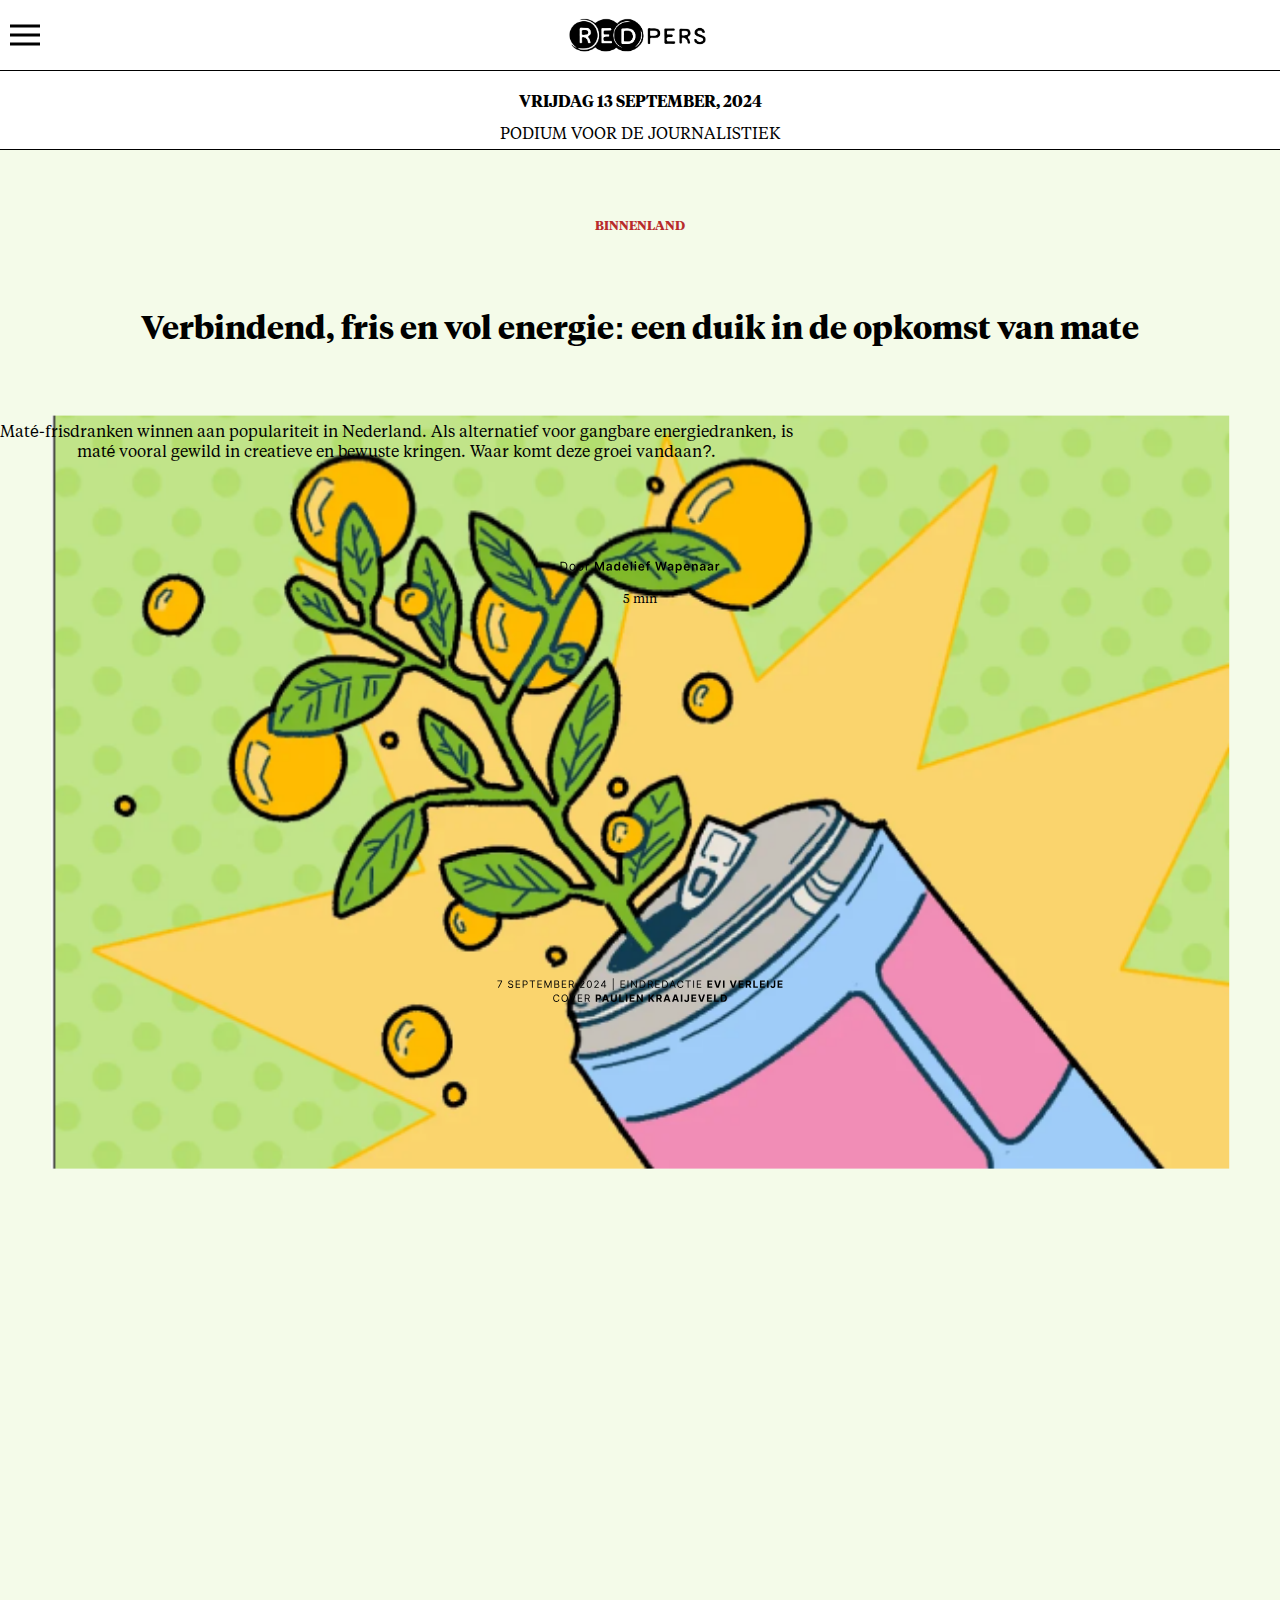
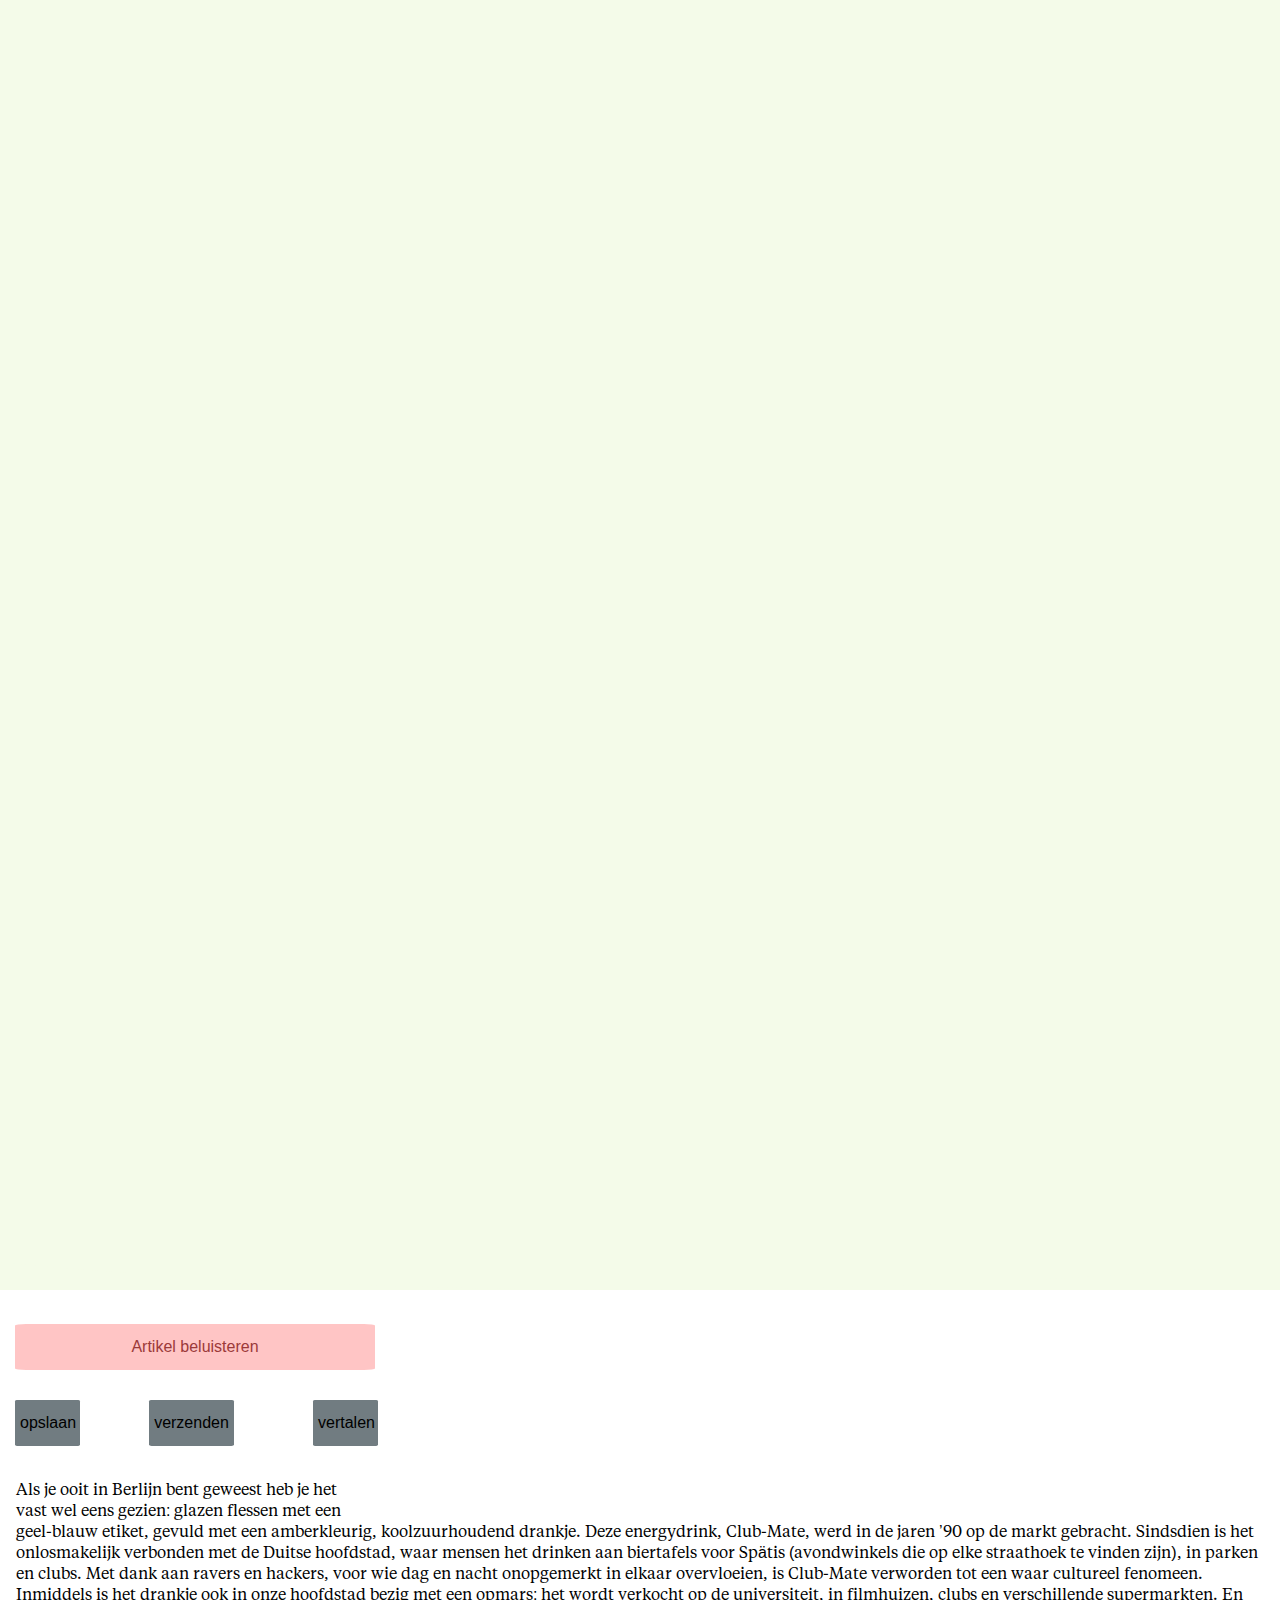
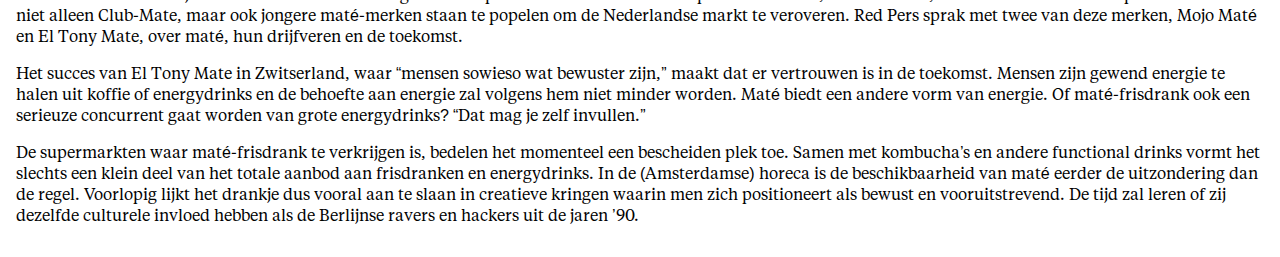
<file: index.html>
<!DOCTYPE html>
<html lang="nl">

<head>
    <meta charset="UTF-8">
    <meta name="viewport" content="width=device-width, initial-scale=1.0">
    <title>RedPers</title>
    <link href="style.css" rel="stylesheet">
</head>

<body>
    <header>
        <!--logo van RedPers-->
        <a href="index.html"><img src="images/Schermafbeelding 2024-10-03 234835.png" alt="Logo van RedPers"></a>

        <!--hamburger menu icoon-->
        <a href="#menu" class="menu-button" aria-label="toggle menu">
            <span></span>
            <span></span>
            <span></span>
        </a>
        <!--Het menu-->
        <nav class="menu" id="menu">
            <a href="index.html" id="menu-close" class="menu-close">
                <svg xmlns="http://www.w3.org/2000/svg" width="18" height="18" fill="none">
                    <path fill="#000" fill-rule="evenodd"
                        d="M.97 17.03a.75.75 0 0 1 0-1.06l15-15a.75.75 0 1 1 1.06 1.06l-15 15a.75.75 0 0 1-1.06 0Z"
                        clip-rule="evenodd" />
                    <path fill="#000" fill-rule="evenodd"
                        d="M.97.97a.75.75 0 0 1 1.06 0l15 15a.75.75 0 1 1-1.06 1.06l-15-15a.75.75 0 0 1 0-1.06Z"
                        clip-rule="evenodd" />
                </svg>
            </a>

            <!-- element als container omheen plaatsen. Die wil je de id #menu meegeven. En die is standaard display: none, maar bij #menu:target display: block-->
            <!--Dit kun je zien wanneer je de hamburger menu opent-->
            <ul>
                <li><a href="#">Binneland</a></li>
                <li><a href="#">Buitenland</a></li>
                <li><a href="#">Columns</a></li>
                <li><a href="#">Economie</a></li>
                <li><a href="#">Kunst & Media</a></li>
                <li><a href="#">Podcast</a></li>
                <li><a href="#">Politiek</a></li>
                <li><a href="#">Wetenschap</a></li>
                <!--Hierdoor kan je door de site te navigeren-->
            </ul>
        </nav>
    </header>

    <!--tekst onder het logo van RedPers zoals datums van artikel plaatsing en title dat bevind zich hier in de article-->
    <article class="published-date">
        <h4>VRIJDAG 13 SEPTEMBER, 2024</h4>
        <p>PODIUM VOOR DE JOURNALISTIEK</p>
    </article>



    <!--de main bevat het belangrijkste inhoudsgedeelte van de pagina-->
    <main id="main">
        <img src="data:image/svg+xml,%3Csvg width='390' height='835' viewBox='0 0 390 835' fill='none' xmlns='http://www.w3.org/2000/svg'%3E%3Cellipse cx='195' cy='403.5' rx='1000' ry='431.5' fill='%23F4FBE9'/%3E%3C/svg%3E%0A"
            alt="licht groene achtergrond afbeelding">
        <!--de img hierboven is de lichtgroene achtergrond die je terug kunt zien op de website-->

        <!--je kunt hierin zien waar het artikel over gaat en wie de schrijver is en hoelang het artikel duurt om te lezen-->
        <article>
            <strong>BINNENLAND</strong>
            <h1>Verbindend, fris en vol energie: een duik in de opkomst van mate</h1>
            <img class="bloemetje" src="images/bloemetje-rp.png" alt="Illustratie van mate-drankje">
            <p>Maté-frisdranken winnen aan populariteit in Nederland. Als alternatief voor gangbare energiedranken, is
                maté vooral gewild in creatieve en bewuste kringen. Waar komt deze groei vandaan?.</p>
            <svg width="159" height="13" viewBox="0 0 159 13" fill="none" xmlns="http://www.w3.org/2000/svg">
                <path
                    d="M2.69758 10H0.00439668V1.27273H2.8169C3.66349 1.27273 4.38792 1.44744 4.99019 1.79688C5.59246 2.14347 6.05411 2.64205 6.37514 3.29261C6.69616 3.94034 6.85667 4.71591 6.85667 5.61932C6.85667 6.52841 6.69474 7.31108 6.37087 7.96733C6.04701 8.62074 5.57542 9.12358 4.9561 9.47585C4.33678 9.82528 3.58394 10 2.69758 10ZM1.06121 9.0625H2.6294C3.35099 9.0625 3.949 8.9233 4.42343 8.64489C4.89786 8.36648 5.25156 7.97017 5.48451 7.45597C5.71746 6.94176 5.83394 6.32955 5.83394 5.61932C5.83394 4.91477 5.71889 4.30824 5.48877 3.79972C5.25866 3.28835 4.91491 2.89631 4.45752 2.62358C4.00014 2.34801 3.43053 2.21023 2.74871 2.21023H1.06121V9.0625ZM11.9921 10.1364C11.4012 10.1364 10.8827 9.99574 10.4367 9.71449C9.99354 9.43324 9.64695 9.03977 9.39695 8.53409C9.14979 8.02841 9.02621 7.4375 9.02621 6.76136C9.02621 6.07955 9.14979 5.48437 9.39695 4.97585C9.64695 4.46733 9.99354 4.07244 10.4367 3.79119C10.8827 3.50994 11.4012 3.36932 11.9921 3.36932C12.583 3.36932 13.1001 3.50994 13.5433 3.79119C13.9893 4.07244 14.3359 4.46733 14.583 4.97585C14.833 5.48437 14.958 6.07955 14.958 6.76136C14.958 7.4375 14.833 8.02841 14.583 8.53409C14.3359 9.03977 13.9893 9.43324 13.5433 9.71449C13.1001 9.99574 12.583 10.1364 11.9921 10.1364ZM11.9921 9.23295C12.441 9.23295 12.8103 9.1179 13.1001 8.88778C13.3899 8.65767 13.6043 8.35511 13.7435 7.98011C13.8827 7.60511 13.9524 7.19886 13.9524 6.76136C13.9524 6.32386 13.8827 5.91619 13.7435 5.53835C13.6043 5.16051 13.3899 4.85511 13.1001 4.62216C12.8103 4.3892 12.441 4.27273 11.9921 4.27273C11.5433 4.27273 11.1739 4.3892 10.8842 4.62216C10.5944 4.85511 10.3799 5.16051 10.2407 5.53835C10.1015 5.91619 10.0319 6.32386 10.0319 6.76136C10.0319 7.19886 10.1015 7.60511 10.2407 7.98011C10.3799 8.35511 10.5944 8.65767 10.8842 8.88778C11.1739 9.1179 11.5433 9.23295 11.9921 9.23295ZM19.9923 10.1364C19.4014 10.1364 18.8829 9.99574 18.4369 9.71449C17.9937 9.43324 17.6471 9.03977 17.3971 8.53409C17.15 8.02841 17.0264 7.4375 17.0264 6.76136C17.0264 6.07955 17.15 5.48437 17.3971 4.97585C17.6471 4.46733 17.9937 4.07244 18.4369 3.79119C18.8829 3.50994 19.4014 3.36932 19.9923 3.36932C20.5832 3.36932 21.1002 3.50994 21.5434 3.79119C21.9894 4.07244 22.336 4.46733 22.5832 4.97585C22.8332 5.48437 22.9582 6.07955 22.9582 6.76136C22.9582 7.4375 22.8332 8.02841 22.5832 8.53409C22.336 9.03977 21.9894 9.43324 21.5434 9.71449C21.1002 9.99574 20.5832 10.1364 19.9923 10.1364ZM19.9923 9.23295C20.4411 9.23295 20.8105 9.1179 21.1002 8.88778C21.39 8.65767 21.6045 8.35511 21.7437 7.98011C21.8829 7.60511 21.9525 7.19886 21.9525 6.76136C21.9525 6.32386 21.8829 5.91619 21.7437 5.53835C21.6045 5.16051 21.39 4.85511 21.1002 4.62216C20.8105 4.3892 20.4411 4.27273 19.9923 4.27273C19.5434 4.27273 19.1741 4.3892 18.8843 4.62216C18.5946 4.85511 18.3801 5.16051 18.2409 5.53835C18.1017 5.91619 18.0321 6.32386 18.0321 6.76136C18.0321 7.19886 18.1017 7.60511 18.2409 7.98011C18.3801 8.35511 18.5946 8.65767 18.8843 8.88778C19.1741 9.1179 19.5434 9.23295 19.9923 9.23295ZM25.3333 10V3.45455H26.3049V4.44318H26.3731C26.4924 4.11932 26.7083 3.85653 27.0208 3.65483C27.3333 3.45312 27.6856 3.35227 28.0777 3.35227C28.1515 3.35227 28.2439 3.35369 28.3547 3.35653C28.4654 3.35937 28.5493 3.36364 28.6061 3.36932V4.39205C28.572 4.38352 28.4939 4.37074 28.3717 4.35369C28.2524 4.33381 28.126 4.32386 27.9924 4.32386C27.6743 4.32386 27.3902 4.39062 27.1402 4.52415C26.893 4.65483 26.697 4.83665 26.5521 5.0696C26.4101 5.29972 26.339 5.5625 26.339 5.85795V10H25.3333ZM34.3951 1.27273H36.3298L38.9207 7.59659H39.0229L41.6138 1.27273H43.5485V10H42.0315V4.00426H41.9505L39.5386 9.97443H38.405L35.9931 3.99148H35.9121V10H34.3951V1.27273ZM47.9254 10.1321C47.5107 10.1321 47.1371 10.0582 46.8047 9.91051C46.4752 9.75994 46.2138 9.53835 46.0206 9.24574C45.8303 8.95312 45.7351 8.59233 45.7351 8.16335C45.7351 7.79403 45.8033 7.48864 45.9396 7.24716C46.076 7.00568 46.2621 6.8125 46.4979 6.66761C46.7337 6.52273 46.9993 6.41335 47.2948 6.33949C47.593 6.26278 47.9013 6.20739 48.2195 6.1733C48.603 6.13352 48.9141 6.09801 49.1527 6.06676C49.3913 6.03267 49.5646 5.98153 49.6726 5.91335C49.7834 5.84233 49.8388 5.73295 49.8388 5.58523V5.55966C49.8388 5.23864 49.7436 4.99006 49.5533 4.81392C49.3629 4.63778 49.0888 4.54972 48.7308 4.54972C48.353 4.54972 48.0533 4.6321 47.8317 4.79688C47.6129 4.96165 47.4652 5.15625 47.3885 5.38068L45.9482 5.17614C46.0618 4.77841 46.2493 4.44602 46.5107 4.17898C46.772 3.90909 47.0916 3.70739 47.4695 3.57386C47.8473 3.4375 48.2649 3.36932 48.7223 3.36932C49.0377 3.36932 49.3516 3.40625 49.6641 3.48011C49.9766 3.55398 50.2621 3.67614 50.5206 3.84659C50.7791 4.0142 50.9865 4.2429 51.1428 4.53267C51.3019 4.82244 51.3814 5.18466 51.3814 5.61932V10H49.8984V9.10085H49.8473C49.7536 9.28267 49.6215 9.45312 49.451 9.61222C49.2834 9.76847 49.0717 9.89489 48.8161 9.99148C48.5632 10.0852 48.2663 10.1321 47.9254 10.1321ZM48.326 8.99858C48.6357 8.99858 48.9041 8.9375 49.1314 8.81534C49.3587 8.69034 49.5334 8.52557 49.6555 8.32102C49.7805 8.11648 49.843 7.89347 49.843 7.65199V6.88068C49.7948 6.92045 49.7124 6.95739 49.5959 6.99148C49.4823 7.02557 49.3544 7.0554 49.2124 7.08097C49.0703 7.10653 48.9297 7.12926 48.7905 7.14915C48.6513 7.16903 48.5305 7.18608 48.4283 7.20028C48.1982 7.23153 47.9922 7.28267 47.8104 7.35369C47.6286 7.42472 47.4851 7.52415 47.38 7.65199C47.2749 7.77699 47.2223 7.93892 47.2223 8.13778C47.2223 8.42188 47.326 8.63636 47.5334 8.78125C47.7408 8.92614 48.005 8.99858 48.326 8.99858ZM56.2015 10.1151C55.6873 10.1151 55.2271 9.98295 54.8208 9.71875C54.4146 9.45455 54.0936 9.07102 53.8578 8.56818C53.622 8.06534 53.5041 7.45455 53.5041 6.7358C53.5041 6.00852 53.6234 5.39489 53.862 4.89489C54.1035 4.39205 54.4288 4.01278 54.8379 3.7571C55.247 3.49858 55.7029 3.36932 56.2058 3.36932C56.5893 3.36932 56.9046 3.43466 57.1518 3.56534C57.399 3.69318 57.595 3.84801 57.7399 4.02983C57.8848 4.20881 57.997 4.37784 58.0765 4.53693H58.1404V1.27273H59.6873V10H58.1703V8.96875H58.0765C57.997 9.12784 57.8819 9.29687 57.7313 9.47585C57.5808 9.65199 57.3819 9.80256 57.1348 9.92756C56.8876 10.0526 56.5765 10.1151 56.2015 10.1151ZM56.6319 8.84943C56.9586 8.84943 57.237 8.76136 57.4671 8.58523C57.6973 8.40625 57.872 8.15767 57.9913 7.83949C58.1106 7.52131 58.1703 7.15057 58.1703 6.72727C58.1703 6.30398 58.1106 5.93608 57.9913 5.62358C57.8748 5.31108 57.7015 5.06818 57.4714 4.89489C57.2441 4.72159 56.9643 4.63494 56.6319 4.63494C56.2882 4.63494 56.0012 4.72443 55.7711 4.90341C55.541 5.08239 55.3677 5.32955 55.2512 5.64489C55.1348 5.96023 55.0765 6.32102 55.0765 6.72727C55.0765 7.13636 55.1348 7.50142 55.2512 7.82244C55.3705 8.14062 55.5453 8.39205 55.7754 8.5767C56.0083 8.75852 56.2938 8.84943 56.6319 8.84943ZM65.0689 10.1278C64.4126 10.1278 63.8458 9.99148 63.3686 9.71875C62.8941 9.44318 62.5291 9.05398 62.2734 8.55114C62.0177 8.04545 61.8899 7.45028 61.8899 6.76562C61.8899 6.09233 62.0177 5.50142 62.2734 4.9929C62.5319 4.48153 62.8927 4.08381 63.3558 3.79972C63.8189 3.51278 64.3629 3.36932 64.9879 3.36932C65.3913 3.36932 65.772 3.43466 66.1299 3.56534C66.4907 3.69318 66.8089 3.89205 67.0845 4.16193C67.3629 4.43182 67.5816 4.77557 67.7407 5.19318C67.8998 5.60795 67.9794 6.10227 67.9794 6.67614V7.14915H62.6143V6.10938H66.5007C66.4978 5.81392 66.4339 5.55114 66.3089 5.32102C66.1839 5.08807 66.0092 4.90483 65.7848 4.77131C65.5632 4.63778 65.3047 4.57102 65.0092 4.57102C64.6939 4.57102 64.4169 4.64773 64.1782 4.80114C63.9396 4.9517 63.7535 5.15057 63.62 5.39773C63.4893 5.64205 63.4226 5.91051 63.4197 6.20312V7.1108C63.4197 7.49148 63.4893 7.81818 63.6285 8.09091C63.7677 8.3608 63.9623 8.56818 64.2123 8.71307C64.4623 8.85511 64.7549 8.92614 65.0902 8.92614C65.3146 8.92614 65.5177 8.89489 65.6995 8.83239C65.8814 8.76705 66.039 8.67188 66.1726 8.54688C66.3061 8.42188 66.4069 8.26705 66.4751 8.08239L67.9154 8.24432C67.8245 8.625 67.6512 8.95739 67.3956 9.24148C67.1427 9.52273 66.8189 9.74148 66.424 9.89773C66.0291 10.0511 65.5774 10.1278 65.0689 10.1278ZM71.667 1.27273V10H70.1244V1.27273H71.667ZM74.0933 10V3.45455H75.6359V10H74.0933ZM74.8689 2.52557C74.6246 2.52557 74.4143 2.4446 74.2382 2.28267C74.0621 2.1179 73.974 1.92045 73.974 1.69034C73.974 1.45739 74.0621 1.25994 74.2382 1.09801C74.4143 0.933238 74.6246 0.850852 74.8689 0.850852C75.116 0.850852 75.3263 0.933238 75.4996 1.09801C75.6757 1.25994 75.7638 1.45739 75.7638 1.69034C75.7638 1.92045 75.6757 2.1179 75.4996 2.28267C75.3263 2.4446 75.116 2.52557 74.8689 2.52557ZM80.9599 10.1278C80.3037 10.1278 79.7369 9.99148 79.2597 9.71875C78.7852 9.44318 78.4202 9.05398 78.1645 8.55114C77.9088 8.04545 77.781 7.45028 77.781 6.76562C77.781 6.09233 77.9088 5.50142 78.1645 4.9929C78.423 4.48153 78.7838 4.08381 79.2469 3.79972C79.7099 3.51278 80.254 3.36932 80.879 3.36932C81.2824 3.36932 81.6631 3.43466 82.021 3.56534C82.3818 3.69318 82.7 3.89205 82.9756 4.16193C83.254 4.43182 83.4727 4.77557 83.6318 5.19318C83.7909 5.60795 83.8705 6.10227 83.8705 6.67614V7.14915H78.5054V6.10938H82.3918C82.3889 5.81392 82.325 5.55114 82.2 5.32102C82.075 5.08807 81.9003 4.90483 81.6759 4.77131C81.4543 4.63778 81.1957 4.57102 80.9003 4.57102C80.5849 4.57102 80.308 4.64773 80.0693 4.80114C79.8307 4.9517 79.6446 5.15057 79.5111 5.39773C79.3804 5.64205 79.3136 5.91051 79.3108 6.20312V7.1108C79.3108 7.49148 79.3804 7.81818 79.5196 8.09091C79.6588 8.3608 79.8534 8.56818 80.1034 8.71307C80.3534 8.85511 80.646 8.92614 80.9813 8.92614C81.2057 8.92614 81.4088 8.89489 81.5906 8.83239C81.7724 8.76705 81.9301 8.67188 82.0636 8.54688C82.1972 8.42188 82.298 8.26705 82.3662 8.08239L83.8065 8.24432C83.7156 8.625 83.5423 8.95739 83.2867 9.24148C83.0338 9.52273 82.7099 9.74148 82.3151 9.89773C81.9202 10.0511 81.4685 10.1278 80.9599 10.1278ZM89.3308 3.45455V4.64773H85.4615V3.45455H89.3308ZM86.4289 10V2.83665C86.4289 2.39631 86.5198 2.02983 86.7016 1.73722C86.8862 1.4446 87.1334 1.22585 87.4431 1.08097C87.7527 0.936079 88.0965 0.863636 88.4743 0.863636C88.7414 0.863636 88.9786 0.884943 89.186 0.927557C89.3933 0.97017 89.5468 1.00852 89.6462 1.04261L89.3394 2.2358C89.274 2.21591 89.1916 2.19602 89.0922 2.17614C88.9928 2.15341 88.882 2.14205 88.7598 2.14205C88.4729 2.14205 88.2698 2.21165 88.1504 2.35085C88.034 2.48722 87.9757 2.68324 87.9757 2.93892V10H86.4289ZM97.1003 10L94.6373 1.27273H96.3376L97.91 7.68608H97.991L99.6699 1.27273H101.217L102.9 7.69034H102.977L104.549 1.27273H106.249L103.786 10H102.227L100.48 3.87642H100.411L98.66 10H97.1003ZM109.333 10.1321C108.918 10.1321 108.545 10.0582 108.212 9.91051C107.883 9.75994 107.621 9.53835 107.428 9.24574C107.238 8.95312 107.143 8.59233 107.143 8.16335C107.143 7.79403 107.211 7.48864 107.347 7.24716C107.484 7.00568 107.67 6.8125 107.906 6.66761C108.141 6.52273 108.407 6.41335 108.702 6.33949C109.001 6.26278 109.309 6.20739 109.627 6.1733C110.011 6.13352 110.322 6.09801 110.56 6.06676C110.799 6.03267 110.972 5.98153 111.08 5.91335C111.191 5.84233 111.246 5.73295 111.246 5.58523V5.55966C111.246 5.23864 111.151 4.99006 110.961 4.81392C110.771 4.63778 110.496 4.54972 110.138 4.54972C109.761 4.54972 109.461 4.6321 109.239 4.79688C109.021 4.96165 108.873 5.15625 108.796 5.38068L107.356 5.17614C107.469 4.77841 107.657 4.44602 107.918 4.17898C108.18 3.90909 108.499 3.70739 108.877 3.57386C109.255 3.4375 109.673 3.36932 110.13 3.36932C110.445 3.36932 110.759 3.40625 111.072 3.48011C111.384 3.55398 111.67 3.67614 111.928 3.84659C112.187 4.0142 112.394 4.2429 112.55 4.53267C112.71 4.82244 112.789 5.18466 112.789 5.61932V10H111.306V9.10085H111.255C111.161 9.28267 111.029 9.45312 110.859 9.61222C110.691 9.76847 110.479 9.89489 110.224 9.99148C109.971 10.0852 109.674 10.1321 109.333 10.1321ZM109.734 8.99858C110.043 8.99858 110.312 8.9375 110.539 8.81534C110.766 8.69034 110.941 8.52557 111.063 8.32102C111.188 8.11648 111.251 7.89347 111.251 7.65199V6.88068C111.202 6.92045 111.12 6.95739 111.004 6.99148C110.89 7.02557 110.762 7.0554 110.62 7.08097C110.478 7.10653 110.337 7.12926 110.198 7.14915C110.059 7.16903 109.938 7.18608 109.836 7.20028C109.606 7.23153 109.4 7.28267 109.218 7.35369C109.036 7.42472 108.893 7.52415 108.788 7.65199C108.683 7.77699 108.63 7.93892 108.63 8.13778C108.63 8.42188 108.734 8.63636 108.941 8.78125C109.148 8.92614 109.413 8.99858 109.734 8.99858ZM115.18 12.4545V3.45455H116.697V4.53693H116.787C116.866 4.37784 116.978 4.20881 117.123 4.02983C117.268 3.84801 117.464 3.69318 117.711 3.56534C117.959 3.43466 118.274 3.36932 118.657 3.36932C119.163 3.36932 119.619 3.49858 120.025 3.7571C120.434 4.01278 120.758 4.39205 120.997 4.89489C121.238 5.39489 121.359 6.00852 121.359 6.7358C121.359 7.45455 121.241 8.06534 121.005 8.56818C120.77 9.07102 120.449 9.45455 120.042 9.71875C119.636 9.98295 119.176 10.1151 118.662 10.1151C118.287 10.1151 117.976 10.0526 117.728 9.92756C117.481 9.80256 117.282 9.65199 117.132 9.47585C116.984 9.29687 116.869 9.12784 116.787 8.96875H116.723V12.4545H115.18ZM116.693 6.72727C116.693 7.15057 116.753 7.52131 116.872 7.83949C116.994 8.15767 117.169 8.40625 117.396 8.58523C117.626 8.76136 117.905 8.84943 118.231 8.84943C118.572 8.84943 118.858 8.75852 119.088 8.5767C119.318 8.39205 119.491 8.14062 119.608 7.82244C119.727 7.50142 119.787 7.13636 119.787 6.72727C119.787 6.32102 119.728 5.96023 119.612 5.64489C119.496 5.32955 119.322 5.08239 119.092 4.90341C118.862 4.72443 118.575 4.63494 118.231 4.63494C117.902 4.63494 117.622 4.72159 117.392 4.89489C117.162 5.06818 116.987 5.31108 116.868 5.62358C116.751 5.93608 116.693 6.30398 116.693 6.72727ZM126.418 10.1278C125.762 10.1278 125.195 9.99148 124.718 9.71875C124.243 9.44318 123.878 9.05398 123.622 8.55114C123.367 8.04545 123.239 7.45028 123.239 6.76562C123.239 6.09233 123.367 5.50142 123.622 4.9929C123.881 4.48153 124.242 4.08381 124.705 3.79972C125.168 3.51278 125.712 3.36932 126.337 3.36932C126.74 3.36932 127.121 3.43466 127.479 3.56534C127.84 3.69318 128.158 3.89205 128.434 4.16193C128.712 4.43182 128.931 4.77557 129.09 5.19318C129.249 5.60795 129.328 6.10227 129.328 6.67614V7.14915H123.963V6.10938H127.85C127.847 5.81392 127.783 5.55114 127.658 5.32102C127.533 5.08807 127.358 4.90483 127.134 4.77131C126.912 4.63778 126.654 4.57102 126.358 4.57102C126.043 4.57102 125.766 4.64773 125.527 4.80114C125.289 4.9517 125.103 5.15057 124.969 5.39773C124.838 5.64205 124.772 5.91051 124.769 6.20312V7.1108C124.769 7.49148 124.838 7.81818 124.978 8.09091C125.117 8.3608 125.311 8.56818 125.561 8.71307C125.811 8.85511 126.104 8.92614 126.439 8.92614C126.664 8.92614 126.867 8.89489 127.049 8.83239C127.23 8.76705 127.388 8.67188 127.522 8.54688C127.655 8.42188 127.756 8.26705 127.824 8.08239L129.265 8.24432C129.174 8.625 129 8.95739 128.745 9.24148C128.492 9.52273 128.168 9.74148 127.773 9.89773C127.378 10.0511 126.926 10.1278 126.418 10.1278ZM133.016 6.16477V10H131.473V3.45455H132.948V4.56676H133.025C133.175 4.20028 133.415 3.90909 133.745 3.69318C134.077 3.47727 134.488 3.36932 134.976 3.36932C135.428 3.36932 135.821 3.46591 136.157 3.65909C136.495 3.85227 136.756 4.1321 136.941 4.49858C137.128 4.86506 137.221 5.30966 137.218 5.83239V10H135.675V6.07102C135.675 5.63352 135.562 5.29119 135.334 5.04403C135.11 4.79687 134.799 4.6733 134.401 4.6733C134.131 4.6733 133.891 4.73295 133.681 4.85227C133.473 4.96875 133.31 5.13778 133.191 5.35938C133.074 5.58097 133.016 5.84943 133.016 6.16477ZM141.51 10.1321C141.095 10.1321 140.721 10.0582 140.389 9.91051C140.059 9.75994 139.798 9.53835 139.605 9.24574C139.414 8.95312 139.319 8.59233 139.319 8.16335C139.319 7.79403 139.387 7.48864 139.524 7.24716C139.66 7.00568 139.846 6.8125 140.082 6.66761C140.318 6.52273 140.583 6.41335 140.879 6.33949C141.177 6.26278 141.485 6.20739 141.804 6.1733C142.187 6.13352 142.498 6.09801 142.737 6.06676C142.975 6.03267 143.149 5.98153 143.257 5.91335C143.367 5.84233 143.423 5.73295 143.423 5.58523V5.55966C143.423 5.23864 143.328 4.99006 143.137 4.81392C142.947 4.63778 142.673 4.54972 142.315 4.54972C141.937 4.54972 141.637 4.6321 141.416 4.79688C141.197 4.96165 141.049 5.15625 140.973 5.38068L139.532 5.17614C139.646 4.77841 139.833 4.44602 140.095 4.17898C140.356 3.90909 140.676 3.70739 141.054 3.57386C141.431 3.4375 141.849 3.36932 142.306 3.36932C142.622 3.36932 142.936 3.40625 143.248 3.48011C143.561 3.55398 143.846 3.67614 144.105 3.84659C144.363 4.0142 144.571 4.2429 144.727 4.53267C144.886 4.82244 144.965 5.18466 144.965 5.61932V10H143.483V9.10085H143.431C143.338 9.28267 143.206 9.45312 143.035 9.61222C142.867 9.76847 142.656 9.89489 142.4 9.99148C142.147 10.0852 141.85 10.1321 141.51 10.1321ZM141.91 8.99858C142.22 8.99858 142.488 8.9375 142.715 8.81534C142.943 8.69034 143.117 8.52557 143.24 8.32102C143.365 8.11648 143.427 7.89347 143.427 7.65199V6.88068C143.379 6.92045 143.296 6.95739 143.18 6.99148C143.066 7.02557 142.938 7.0554 142.796 7.08097C142.654 7.10653 142.514 7.12926 142.375 7.14915C142.235 7.16903 142.115 7.18608 142.012 7.20028C141.782 7.23153 141.576 7.28267 141.394 7.35369C141.213 7.42472 141.069 7.52415 140.964 7.65199C140.859 7.77699 140.806 7.93892 140.806 8.13778C140.806 8.42188 140.91 8.63636 141.117 8.78125C141.325 8.92614 141.589 8.99858 141.91 8.99858ZM149.24 10.1321C148.825 10.1321 148.452 10.0582 148.119 9.91051C147.79 9.75994 147.528 9.53835 147.335 9.24574C147.145 8.95312 147.05 8.59233 147.05 8.16335C147.05 7.79403 147.118 7.48864 147.254 7.24716C147.391 7.00568 147.577 6.8125 147.813 6.66761C148.048 6.52273 148.314 6.41335 148.609 6.33949C148.908 6.26278 149.216 6.20739 149.534 6.1733C149.918 6.13352 150.229 6.09801 150.467 6.06676C150.706 6.03267 150.879 5.98153 150.987 5.91335C151.098 5.84233 151.153 5.73295 151.153 5.58523V5.55966C151.153 5.23864 151.058 4.99006 150.868 4.81392C150.678 4.63778 150.403 4.54972 150.046 4.54972C149.668 4.54972 149.368 4.6321 149.146 4.79688C148.928 4.96165 148.78 5.15625 148.703 5.38068L147.263 5.17614C147.376 4.77841 147.564 4.44602 147.825 4.17898C148.087 3.90909 148.406 3.70739 148.784 3.57386C149.162 3.4375 149.58 3.36932 150.037 3.36932C150.352 3.36932 150.666 3.40625 150.979 3.48011C151.291 3.55398 151.577 3.67614 151.835 3.84659C152.094 4.0142 152.301 4.2429 152.457 4.53267C152.617 4.82244 152.696 5.18466 152.696 5.61932V10H151.213V9.10085H151.162C151.068 9.28267 150.936 9.45312 150.766 9.61222C150.598 9.76847 150.386 9.89489 150.131 9.99148C149.878 10.0852 149.581 10.1321 149.24 10.1321ZM149.641 8.99858C149.95 8.99858 150.219 8.9375 150.446 8.81534C150.673 8.69034 150.848 8.52557 150.97 8.32102C151.095 8.11648 151.158 7.89347 151.158 7.65199V6.88068C151.109 6.92045 151.027 6.95739 150.911 6.99148C150.797 7.02557 150.669 7.0554 150.527 7.08097C150.385 7.10653 150.244 7.12926 150.105 7.14915C149.966 7.16903 149.845 7.18608 149.743 7.20028C149.513 7.23153 149.307 7.28267 149.125 7.35369C148.943 7.42472 148.8 7.52415 148.695 7.65199C148.59 7.77699 148.537 7.93892 148.537 8.13778C148.537 8.42188 148.641 8.63636 148.848 8.78125C149.055 8.92614 149.32 8.99858 149.641 8.99858ZM155.087 10V3.45455H156.583V4.54545H156.651C156.77 4.16761 156.975 3.87642 157.265 3.67188C157.557 3.46449 157.891 3.3608 158.266 3.3608C158.351 3.3608 158.447 3.36506 158.552 3.37358C158.66 3.37926 158.749 3.3892 158.82 3.40341V4.82244C158.755 4.79972 158.651 4.77983 158.509 4.76278C158.37 4.7429 158.235 4.73295 158.104 4.73295C157.823 4.73295 157.57 4.79403 157.346 4.91619C157.124 5.03551 156.949 5.2017 156.822 5.41477C156.694 5.62784 156.63 5.87358 156.63 6.15199V10H155.087Z"
                    fill="black" />
            </svg>
            <p id="tijd">5 min</p>
            <svg class="gegevens" src="svg width=" 286" height="24" viewBox="0 0 286 24" fill="none"
                xmlns="http://www.w3.org/2000/svg">
                <path
                    d="M0.912731 9.83337L4.16557 3.39871V3.3419H0.415572V2.56065H5.07466V3.38451L1.83603 9.83337H0.912731ZM15.316 4.37883C15.2733 4.01898 15.1005 3.73962 14.7975 3.54076C14.4945 3.3419 14.1228 3.24246 13.6824 3.24246C13.3605 3.24246 13.0787 3.29455 12.8373 3.39871C12.5982 3.50288 12.4111 3.64611 12.2762 3.8284C12.1436 4.01069 12.0773 4.21784 12.0773 4.44985C12.0773 4.64398 12.1235 4.81088 12.2158 4.95056C12.3105 5.08787 12.4313 5.20269 12.578 5.29502C12.7248 5.38498 12.8787 5.45956 13.0397 5.51874C13.2007 5.57556 13.3486 5.62173 13.4836 5.65724L14.2222 5.8561C14.4116 5.90582 14.6223 5.97447 14.8543 6.06207C15.0887 6.14966 15.3124 6.26922 15.5255 6.42073C15.7409 6.56988 15.9185 6.76164 16.0582 6.99602C16.1978 7.23039 16.2677 7.51803 16.2677 7.85894C16.2677 8.25193 16.1647 8.60705 15.9587 8.92428C15.7551 9.24152 15.4568 9.49365 15.0638 9.68068C14.6732 9.8677 14.1985 9.96121 13.6398 9.96121C13.119 9.96121 12.668 9.87717 12.2868 9.70908C11.9081 9.541 11.6098 9.30662 11.392 9.00596C11.1765 8.7053 11.0546 8.3561 11.0262 7.95837H11.9353C11.959 8.233 12.0513 8.46027 12.2123 8.64019C12.3756 8.81775 12.5816 8.95032 12.8302 9.03792C13.0811 9.12315 13.351 9.16576 13.6398 9.16576C13.976 9.16576 14.2778 9.11131 14.5454 9.00241C14.8129 8.89114 15.0248 8.73726 15.181 8.54076C15.3373 8.3419 15.4154 8.10989 15.4154 7.84474C15.4154 7.60326 15.3479 7.40676 15.213 7.25525C15.078 7.10373 14.9005 6.98063 14.6803 6.88593C14.4601 6.79123 14.2222 6.70837 13.9665 6.63735L13.0716 6.38167C12.5035 6.21832 12.0537 5.98513 11.7222 5.6821C11.3908 5.37907 11.2251 4.98252 11.2251 4.49246C11.2251 4.08527 11.3351 3.73015 11.5553 3.42712C11.7778 3.12173 12.0761 2.88498 12.4502 2.7169C12.8266 2.54644 13.2468 2.46121 13.7108 2.46121C14.1796 2.46121 14.5963 2.54526 14.9608 2.71335C15.3254 2.87906 15.6143 3.10634 15.8273 3.39516C16.0428 3.68399 16.1564 4.01188 16.1682 4.37883H15.316ZM18.7156 9.83337V2.56065H23.1048V3.3419H19.5963V5.79928H22.8776V6.58053H19.5963V9.05212H23.1617V9.83337H18.7156ZM25.6922 9.83337V2.56065H28.1496C28.7201 2.56065 29.1865 2.66363 29.5487 2.8696C29.9133 3.07319 30.1832 3.349 30.3584 3.69701C30.5336 4.04502 30.6212 4.43328 30.6212 4.86178C30.6212 5.29029 30.5336 5.67973 30.3584 6.03011C30.1856 6.38049 29.9181 6.65984 29.5558 6.86817C29.1936 7.07414 28.7296 7.17712 28.1638 7.17712H26.4024V6.39587H28.1354C28.526 6.39587 28.8397 6.3284 29.0764 6.19346C29.3132 6.05852 29.4848 5.87622 29.5914 5.64658C29.7003 5.41458 29.7547 5.15298 29.7547 4.86178C29.7547 4.57059 29.7003 4.31017 29.5914 4.08053C29.4848 3.85089 29.312 3.67097 29.0729 3.54076C28.8338 3.40818 28.5165 3.3419 28.1212 3.3419H26.5729V9.83337H25.6922ZM32.6421 3.3419V2.56065H38.0967V3.3419H35.8097V9.83337H34.9291V3.3419H32.6421ZM40.4559 9.83337V2.56065H44.8451V3.3419H41.3366V5.79928H44.6178V6.58053H41.3366V9.05212H44.9019V9.83337H40.4559ZM47.4324 2.56065H48.4836L50.9552 8.59758H51.0404L53.512 2.56065H54.5631V9.83337H53.7393V4.30781H53.6682L51.3955 9.83337H50.6001L48.3273 4.30781H48.2563V9.83337H47.4324V2.56065ZM57.3289 9.83337V2.56065H59.8715C60.3782 2.56065 60.796 2.64824 61.1251 2.82343C61.4542 2.99625 61.6992 3.22944 61.8602 3.523C62.0212 3.8142 62.1017 4.13735 62.1017 4.49246C62.1017 4.80496 62.046 5.06301 61.9347 5.26661C61.8258 5.47021 61.6814 5.6312 61.5015 5.74957C61.324 5.86794 61.131 5.95553 60.9227 6.01235V6.08337C61.1452 6.09758 61.3689 6.1757 61.5938 6.31775C61.8187 6.45979 62.007 6.66339 62.1585 6.92854C62.31 7.1937 62.3857 7.51803 62.3857 7.90156C62.3857 8.26614 62.3029 8.59403 62.1372 8.88522C61.9714 9.17641 61.7098 9.40724 61.3524 9.57769C60.9949 9.74815 60.5297 9.83337 59.9568 9.83337H57.3289ZM58.2096 9.05212H59.9568C60.532 9.05212 60.9404 8.94086 61.1819 8.71832C61.4258 8.49341 61.5477 8.22116 61.5477 7.90156C61.5477 7.65534 61.4849 7.42807 61.3595 7.21974C61.234 7.00904 61.0552 6.84095 60.8232 6.71548C60.5912 6.58764 60.3166 6.52371 59.9994 6.52371H58.2096V9.05212ZM58.2096 5.75667H59.8431C60.1083 5.75667 60.3474 5.70459 60.5605 5.60042C60.7759 5.49625 60.9463 5.34947 61.0718 5.16008C61.1997 4.97068 61.2636 4.74815 61.2636 4.49246C61.2636 4.17286 61.1523 3.90179 60.9298 3.67925C60.7072 3.45435 60.3545 3.3419 59.8715 3.3419H58.2096V5.75667ZM64.8328 9.83337V2.56065H69.222V3.3419H65.7135V5.79928H68.9948V6.58053H65.7135V9.05212H69.2789V9.83337H64.8328ZM71.8094 9.83337V2.56065H74.2668C74.835 2.56065 75.3013 2.65771 75.6659 2.85184C76.0305 3.0436 76.3004 3.30757 76.4756 3.64374C76.6508 3.97992 76.7384 4.36226 76.7384 4.79076C76.7384 5.21926 76.6508 5.59924 76.4756 5.93067C76.3004 6.26211 76.0317 6.52253 75.6695 6.71192C75.3073 6.89895 74.8444 6.99246 74.281 6.99246H72.2923V6.19701H74.2526C74.6408 6.19701 74.9533 6.14019 75.1901 6.02656C75.4292 5.91292 75.602 5.75193 75.7085 5.5436C75.8174 5.3329 75.8719 5.08195 75.8719 4.79076C75.8719 4.49957 75.8174 4.24507 75.7085 4.02727C75.5996 3.80946 75.4256 3.64138 75.1865 3.523C74.9474 3.40227 74.6314 3.3419 74.2384 3.3419H72.6901V9.83337H71.8094ZM75.2327 6.56633L77.0225 9.83337H75.9997L74.2384 6.56633H75.2327ZM82.8905 9.83337V9.19417L85.2911 6.56633C85.5728 6.25856 85.8048 5.99104 85.9871 5.76377C86.1694 5.53413 86.3044 5.3187 86.392 5.11746C86.4819 4.91387 86.5269 4.7008 86.5269 4.47826C86.5269 4.22258 86.4653 4.00122 86.3422 3.8142C86.2215 3.62717 86.0558 3.48276 85.8451 3.38096C85.6344 3.27916 85.3976 3.22826 85.1349 3.22826C84.8555 3.22826 84.6117 3.28626 84.4033 3.40227C84.1974 3.5159 84.0376 3.6757 83.9239 3.88167C83.8126 4.08764 83.757 4.32911 83.757 4.6061H82.9189C82.9189 4.17996 83.0172 3.80591 83.2137 3.48394C83.4102 3.16197 83.6777 2.91103 84.0162 2.7311C84.3572 2.55118 84.7395 2.46121 85.1633 2.46121C85.5894 2.46121 85.967 2.55118 86.2961 2.7311C86.6251 2.91103 86.8832 3.15369 87.0702 3.45908C87.2573 3.76448 87.3508 4.10421 87.3508 4.47826C87.3508 4.74578 87.3022 5.00738 87.2052 5.26306C87.1105 5.51638 86.9448 5.79928 86.708 6.11178C86.4736 6.42192 86.1481 6.8007 85.7314 7.24815L84.0979 8.99531V9.05212H87.4786V9.83337H82.8905ZM92.3174 9.93281C91.7823 9.93281 91.3266 9.78721 90.9502 9.49602C90.5738 9.20246 90.2861 8.7775 90.0873 8.22116C89.8884 7.66245 89.789 6.98773 89.789 6.19701C89.789 5.41103 89.8884 4.73986 90.0873 4.18352C90.2885 3.6248 90.5773 3.19867 90.9537 2.90511C91.3325 2.60918 91.7871 2.46121 92.3174 2.46121C92.8477 2.46121 93.301 2.60918 93.6775 2.90511C94.0563 3.19867 94.3451 3.6248 94.5439 4.18352C94.7452 4.73986 94.8458 5.41103 94.8458 6.19701C94.8458 6.98773 94.7464 7.66245 94.5475 8.22116C94.3486 8.7775 94.061 9.20246 93.6846 9.49602C93.3081 9.78721 92.8524 9.93281 92.3174 9.93281ZM92.3174 9.15156C92.8477 9.15156 93.2596 8.89587 93.5532 8.38451C93.8467 7.87315 93.9935 7.14398 93.9935 6.19701C93.9935 5.56728 93.926 5.03105 93.7911 4.58835C93.6585 4.14564 93.4668 3.80828 93.2158 3.57627C92.9672 3.34426 92.6678 3.22826 92.3174 3.22826C91.7918 3.22826 91.3811 3.48749 91.0851 4.00596C90.7892 4.52206 90.6412 5.25241 90.6412 6.19701C90.6412 6.82675 90.7075 7.36178 90.8401 7.80212C90.9727 8.24246 91.1633 8.57746 91.4118 8.8071C91.6628 9.03674 91.9646 9.15156 92.3174 9.15156ZM97.1952 9.83337V9.19417L99.5958 6.56633C99.8775 6.25856 100.11 5.99104 100.292 5.76377C100.474 5.53413 100.609 5.3187 100.697 5.11746C100.787 4.91387 100.832 4.7008 100.832 4.47826C100.832 4.22258 100.77 4.00122 100.647 3.8142C100.526 3.62717 100.36 3.48276 100.15 3.38096C99.9391 3.27916 99.7023 3.22826 99.4395 3.22826C99.1602 3.22826 98.9163 3.28626 98.708 3.40227C98.502 3.5159 98.3422 3.6757 98.2286 3.88167C98.1173 4.08764 98.0617 4.32911 98.0617 4.6061H97.2236C97.2236 4.17996 97.3219 3.80591 97.5184 3.48394C97.7149 3.16197 97.9824 2.91103 98.3209 2.7311C98.6618 2.55118 99.0442 2.46121 99.468 2.46121C99.8941 2.46121 100.272 2.55118 100.601 2.7311C100.93 2.91103 101.188 3.15369 101.375 3.45908C101.562 3.76448 101.655 4.10421 101.655 4.47826C101.655 4.74578 101.607 5.00738 101.51 5.26306C101.415 5.51638 101.249 5.79928 101.013 6.11178C100.778 6.42192 100.453 6.8007 100.036 7.24815L98.4026 8.99531V9.05212H101.783V9.83337H97.1952ZM103.923 8.3419V7.61746L107.119 2.56065H107.645V3.68281H107.29L104.875 7.50383V7.56065H109.179V8.3419H103.923ZM107.347 9.83337V8.12173V7.78437V2.56065H108.185V9.83337H107.347ZM116.558 0.216897V12.1771H115.848V0.216897H116.558ZM123.534 9.83337V2.56065H127.923V3.3419H124.415V5.79928H127.696V6.58053H124.415V9.05212H127.98V9.83337H123.534ZM131.391 2.56065V9.83337H130.511V2.56065H131.391ZM139.924 2.56065V9.83337H139.072L135.109 4.12315H135.038V9.83337H134.157V2.56065H135.009L138.987 8.28508H139.058V2.56065H139.924ZM144.931 9.83337H142.686V2.56065H145.03C145.736 2.56065 146.339 2.70624 146.841 2.99744C147.343 3.28626 147.728 3.70174 147.995 4.24389C148.263 4.78366 148.397 5.42996 148.397 6.18281C148.397 6.94038 148.262 7.59261 147.992 8.13948C147.722 8.68399 147.329 9.10302 146.813 9.39658C146.297 9.68778 145.669 9.83337 144.931 9.83337ZM143.567 9.05212H144.874C145.475 9.05212 145.974 8.93612 146.369 8.70411C146.764 8.47211 147.059 8.14185 147.253 7.71335C147.447 7.28484 147.544 6.77466 147.544 6.18281C147.544 5.59568 147.448 5.09024 147.257 4.66647C147.065 4.24033 146.778 3.91363 146.397 3.68636C146.016 3.45672 145.541 3.3419 144.973 3.3419H143.567V9.05212ZM150.874 9.83337V2.56065H153.331C153.899 2.56065 154.366 2.65771 154.73 2.85184C155.095 3.0436 155.365 3.30757 155.54 3.64374C155.715 3.97992 155.803 4.36226 155.803 4.79076C155.803 5.21926 155.715 5.59924 155.54 5.93067C155.365 6.26211 155.096 6.52253 154.734 6.71192C154.372 6.89895 153.909 6.99246 153.345 6.99246H151.357V6.19701H153.317C153.705 6.19701 154.018 6.14019 154.255 6.02656C154.494 5.91292 154.666 5.75193 154.773 5.5436C154.882 5.3329 154.936 5.08195 154.936 4.79076C154.936 4.49957 154.882 4.24507 154.773 4.02727C154.664 3.80946 154.49 3.64138 154.251 3.523C154.012 3.40227 153.696 3.3419 153.303 3.3419H151.755V9.83337H150.874ZM154.297 6.56633L156.087 9.83337H155.064L153.303 6.56633H154.297ZM158.27 9.83337V2.56065H162.66V3.3419H159.151V5.79928H162.432V6.58053H159.151V9.05212H162.716V9.83337H158.27ZM167.491 9.83337H165.247V2.56065H167.591C168.296 2.56065 168.9 2.70624 169.402 2.99744C169.904 3.28626 170.288 3.70174 170.556 4.24389C170.823 4.78366 170.957 5.42996 170.957 6.18281C170.957 6.94038 170.822 7.59261 170.552 8.13948C170.282 8.68399 169.889 9.10302 169.373 9.39658C168.857 9.68778 168.23 9.83337 167.491 9.83337ZM166.128 9.05212H167.434C168.036 9.05212 168.534 8.93612 168.929 8.70411C169.325 8.47211 169.62 8.14185 169.814 7.71335C170.008 7.28484 170.105 6.77466 170.105 6.18281C170.105 5.59568 170.009 5.09024 169.817 4.66647C169.625 4.24033 169.339 3.91363 168.958 3.68636C168.577 3.45672 168.102 3.3419 167.534 3.3419H166.128V9.05212ZM173.391 9.83337H172.468L175.138 2.56065H176.047L178.718 9.83337H177.794L175.621 3.71121H175.564L173.391 9.83337ZM173.732 6.99246H177.453V7.77371H173.732V6.99246ZM186.361 4.83337H185.48C185.428 4.58006 185.337 4.35752 185.207 4.16576C185.079 3.974 184.923 3.81301 184.738 3.68281C184.556 3.55023 184.353 3.4508 184.131 3.38451C183.908 3.31822 183.676 3.28508 183.435 3.28508C182.994 3.28508 182.595 3.39635 182.238 3.61889C181.883 3.84142 181.6 4.16931 181.389 4.60255C181.181 5.03579 181.077 5.56728 181.077 6.19701C181.077 6.82675 181.181 7.35823 181.389 7.79147C181.6 8.22471 181.883 8.5526 182.238 8.77514C182.595 8.99767 182.994 9.10894 183.435 9.10894C183.676 9.10894 183.908 9.0758 184.131 9.00951C184.353 8.94322 184.556 8.84497 184.738 8.71477C184.923 8.58219 185.079 8.42002 185.207 8.22826C185.337 8.03413 185.428 7.81159 185.48 7.56065H186.361C186.295 7.93233 186.174 8.26496 185.999 8.55852C185.823 8.85208 185.606 9.10184 185.345 9.30781C185.085 9.5114 184.792 9.66647 184.468 9.773C184.146 9.87954 183.802 9.93281 183.435 9.93281C182.814 9.93281 182.263 9.78129 181.78 9.47826C181.297 9.17523 180.917 8.74436 180.64 8.18565C180.363 7.62693 180.225 6.96406 180.225 6.19701C180.225 5.42996 180.363 4.76709 180.64 4.20837C180.917 3.64966 181.297 3.21879 181.78 2.91576C182.263 2.61273 182.814 2.46121 183.435 2.46121C183.802 2.46121 184.146 2.51448 184.468 2.62102C184.792 2.72755 185.085 2.8838 185.345 3.08977C185.606 3.29336 185.823 3.54194 185.999 3.8355C186.174 4.1267 186.295 4.45932 186.361 4.83337ZM188.386 3.3419V2.56065H193.841V3.3419H191.554V9.83337H190.673V3.3419H188.386ZM197.081 2.56065V9.83337H196.2V2.56065H197.081ZM199.847 9.83337V2.56065H204.236V3.3419H200.727V5.79928H204.008V6.58053H200.727V9.05212H204.293V9.83337H199.847ZM210.387 9.83337V2.56065H215.288V3.8284H211.925V5.56136H215.035V6.82911H211.925V8.56562H215.302V9.83337H210.387ZM218.824 2.56065L220.582 8.08621H220.649L222.411 2.56065H224.115L221.608 9.83337H219.627L217.116 2.56065H218.824ZM227.528 2.56065V9.83337H225.991V2.56065H227.528ZM234.422 2.56065L236.179 8.08621H236.247L238.008 2.56065H239.713L237.206 9.83337H235.224L232.714 2.56065H234.422ZM241.588 9.83337V2.56065H246.489V3.8284H243.126V5.56136H246.237V6.82911H243.126V8.56562H246.503V9.83337H241.588ZM248.711 9.83337V2.56065H251.581C252.13 2.56065 252.599 2.65889 252.987 2.85539C253.377 3.04952 253.675 3.32532 253.878 3.68281C254.084 4.03792 254.187 4.45577 254.187 4.93636C254.187 5.41931 254.083 5.83479 253.875 6.18281C253.666 6.52845 253.364 6.7936 252.969 6.97826C252.576 7.16292 252.1 7.25525 251.541 7.25525H249.62V6.01945H251.293C251.586 6.01945 251.83 5.97921 252.024 5.89871C252.219 5.81822 252.363 5.69748 252.458 5.5365C252.555 5.37551 252.603 5.17547 252.603 4.93636C252.603 4.69488 252.555 4.49128 252.458 4.32556C252.363 4.15984 252.217 4.03437 252.021 3.94914C251.827 3.86155 251.582 3.81775 251.286 3.81775H250.249V9.83337H248.711ZM252.639 6.52371L254.446 9.83337H252.749L250.98 6.52371H252.639ZM256.274 9.83337V2.56065H257.811V8.56562H260.929V9.83337H256.274ZM262.948 9.83337V2.56065H267.848V3.8284H264.485V5.56136H267.596V6.82911H264.485V8.56562H267.862V9.83337H262.948ZM271.608 2.56065V9.83337H270.071V2.56065H271.608ZM276.785 2.56065H278.305V7.63167C278.305 8.10042 278.2 8.50762 277.989 8.85326C277.781 9.1989 277.491 9.46524 277.119 9.65227C276.747 9.83929 276.315 9.93281 275.823 9.93281C275.385 9.93281 274.987 9.85586 274.63 9.70198C274.275 9.54573 273.993 9.30899 273.785 8.99175C273.576 8.67215 273.473 8.27087 273.476 7.78792H275.006C275.011 7.97968 275.05 8.14422 275.123 8.28153C275.199 8.41647 275.302 8.52064 275.432 8.59403C275.565 8.66505 275.721 8.70056 275.901 8.70056C276.09 8.70056 276.25 8.66032 276.38 8.57982C276.513 8.49696 276.614 8.37622 276.682 8.21761C276.751 8.05899 276.785 7.86368 276.785 7.63167V2.56065ZM280.576 9.83337V2.56065H285.477V3.8284H282.114V5.56136H285.225V6.82911H282.114V8.56562H285.491V9.83337H280.576ZM62.3472 18.8334H61.4665C61.4144 18.5801 61.3233 18.3575 61.1931 18.1658C61.0653 17.974 60.909 17.813 60.7243 17.6828C60.5421 17.5502 60.3396 17.4508 60.1171 17.3845C59.8946 17.3182 59.6626 17.2851 59.4211 17.2851C58.9807 17.2851 58.5818 17.3963 58.2243 17.6189C57.8692 17.8414 57.5863 18.1693 57.3756 18.6026C57.1673 19.0358 57.0631 19.5673 57.0631 20.197C57.0631 20.8267 57.1673 21.3582 57.3756 21.7915C57.5863 22.2247 57.8692 22.5526 58.2243 22.7751C58.5818 22.9977 58.9807 23.1089 59.4211 23.1089C59.6626 23.1089 59.8946 23.0758 60.1171 23.0095C60.3396 22.9432 60.5421 22.845 60.7243 22.7148C60.909 22.5822 61.0653 22.42 61.1931 22.2283C61.3233 22.0341 61.4144 21.8116 61.4665 21.5606H62.3472C62.2809 21.9323 62.1602 22.265 61.985 22.5585C61.8098 22.8521 61.592 23.1018 61.3316 23.3078C61.0712 23.5114 60.7788 23.6665 60.4545 23.773C60.1325 23.8795 59.788 23.9328 59.4211 23.9328C58.8008 23.9328 58.2492 23.7813 57.7662 23.4783C57.2833 23.1752 56.9033 22.7444 56.6263 22.1856C56.3493 21.6269 56.2108 20.9641 56.2108 20.197C56.2108 19.43 56.3493 18.7671 56.6263 18.2084C56.9033 17.6497 57.2833 17.2188 57.7662 16.9158C58.2492 16.6127 58.8008 16.4612 59.4211 16.4612C59.788 16.4612 60.1325 16.5145 60.4545 16.621C60.7788 16.7276 61.0712 16.8838 61.3316 17.0898C61.592 17.2934 61.8098 17.5419 61.985 17.8355C62.1602 18.1267 62.2809 18.4593 62.3472 18.8334ZM70.9067 20.197C70.9067 20.9641 70.7682 21.6269 70.4912 22.1856C70.2142 22.7444 69.8343 23.1752 69.3513 23.4783C68.8683 23.7813 68.3167 23.9328 67.6965 23.9328C67.0762 23.9328 66.5246 23.7813 66.0416 23.4783C65.5587 23.1752 65.1787 22.7444 64.9017 22.1856C64.6247 21.6269 64.4862 20.9641 64.4862 20.197C64.4862 19.43 64.6247 18.7671 64.9017 18.2084C65.1787 17.6497 65.5587 17.2188 66.0416 16.9158C66.5246 16.6127 67.0762 16.4612 67.6965 16.4612C68.3167 16.4612 68.8683 16.6127 69.3513 16.9158C69.8343 17.2188 70.2142 17.6497 70.4912 18.2084C70.7682 18.7671 70.9067 19.43 70.9067 20.197ZM70.0544 20.197C70.0544 19.5673 69.9491 19.0358 69.7384 18.6026C69.53 18.1693 69.2471 17.8414 68.8896 17.6189C68.5345 17.3963 68.1368 17.2851 67.6965 17.2851C67.2561 17.2851 66.8572 17.3963 66.4997 17.6189C66.1446 17.8414 65.8617 18.1693 65.651 18.6026C65.4427 19.0358 65.3385 19.5673 65.3385 20.197C65.3385 20.8267 65.4427 21.3582 65.651 21.7915C65.8617 22.2247 66.1446 22.5526 66.4997 22.7751C66.8572 22.9977 67.2561 23.1089 67.6965 23.1089C68.1368 23.1089 68.5345 22.9977 68.8896 22.7751C69.2471 22.5526 69.53 22.2247 69.7384 21.7915C69.9491 21.3582 70.0544 20.8267 70.0544 20.197ZM73.344 16.5606L75.5031 22.6828H75.5883L77.7474 16.5606H78.6707L76.0003 23.8334H75.0912L72.4207 16.5606H73.344ZM80.8035 23.8334V16.5606H85.1927V17.3419H81.6842V19.7993H84.9655V20.5805H81.6842V23.0521H85.2496V23.8334H80.8035ZM87.7801 23.8334V16.5606H90.2375C90.8057 16.5606 91.272 16.6577 91.6366 16.8518C92.0012 17.0436 92.2711 17.3076 92.4463 17.6437C92.6215 17.9799 92.7091 18.3623 92.7091 18.7908C92.7091 19.2193 92.6215 19.5992 92.4463 19.9307C92.2711 20.2621 92.0024 20.5225 91.6402 20.7119C91.278 20.899 90.8151 20.9925 90.2517 20.9925H88.2631V20.197H90.2233C90.6115 20.197 90.924 20.1402 91.1608 20.0266C91.3999 19.9129 91.5727 19.7519 91.6792 19.5436C91.7881 19.3329 91.8426 19.082 91.8426 18.7908C91.8426 18.4996 91.7881 18.2451 91.6792 18.0273C91.5703 17.8095 91.3963 17.6414 91.1572 17.523C90.9181 17.4023 90.6021 17.3419 90.2091 17.3419H88.6608V23.8334H87.7801ZM91.2034 20.5663L92.9932 23.8334H91.9704L90.2091 20.5663H91.2034ZM98.7405 23.8334V16.5606H101.61C102.161 16.5606 102.631 16.666 103.02 16.8767C103.408 17.085 103.704 17.375 103.907 17.7467C104.113 18.116 104.216 18.5422 104.216 19.0251C104.216 19.5081 104.112 19.9342 103.904 20.3035C103.696 20.6729 103.394 20.9605 102.998 21.1665C102.605 21.3724 102.129 21.4754 101.571 21.4754H99.7419V20.2432H101.322C101.618 20.2432 101.862 20.1923 102.054 20.0905C102.248 19.9863 102.392 19.8431 102.487 19.6608C102.584 19.4761 102.633 19.2642 102.633 19.0251C102.633 18.7837 102.584 18.573 102.487 18.393C102.392 18.2107 102.248 18.0699 102.054 17.9704C101.86 17.8686 101.613 17.8177 101.315 17.8177H100.278V23.8334H98.7405ZM106.629 23.8334H104.981L107.492 16.5606H109.473L111.98 23.8334H110.333L108.511 18.2226H108.454L106.629 23.8334ZM106.526 20.9747H110.418V22.175H106.526V20.9747ZM118.348 16.5606H119.886V21.2837C119.886 21.814 119.759 22.278 119.506 22.6757C119.255 23.0734 118.903 23.3836 118.451 23.6061C117.999 23.8263 117.472 23.9364 116.871 23.9364C116.267 23.9364 115.739 23.8263 115.287 23.6061C114.835 23.3836 114.483 23.0734 114.232 22.6757C113.981 22.278 113.856 21.814 113.856 21.2837V16.5606H115.393V21.1523C115.393 21.4293 115.454 21.6755 115.574 21.8909C115.698 22.1063 115.87 22.2756 116.093 22.3987C116.315 22.5218 116.575 22.5834 116.871 22.5834C117.169 22.5834 117.428 22.5218 117.648 22.3987C117.871 22.2756 118.043 22.1063 118.163 21.8909C118.286 21.6755 118.348 21.4293 118.348 21.1523V16.5606ZM122.151 23.8334V16.5606H123.688V22.5656H126.806V23.8334H122.151ZM130.362 16.5606V23.8334H128.824V16.5606H130.362ZM132.627 23.8334V16.5606H137.528V17.8284H134.165V19.5614H137.276V20.8291H134.165V22.5656H137.542V23.8334H132.627ZM145.833 16.5606V23.8334H144.505L141.341 19.256H141.288V23.8334H139.75V16.5606H141.1L144.239 21.1345H144.303V16.5606H145.833ZM151.418 23.8334V16.5606H152.956V19.7673H153.052L155.669 16.5606H157.512L154.813 19.817L157.544 23.8334H155.704L153.712 20.8433L152.956 21.7666V23.8334H151.418ZM159.313 23.8334V16.5606H162.182C162.731 16.5606 163.2 16.6589 163.588 16.8554C163.979 17.0495 164.276 17.3253 164.48 17.6828C164.686 18.0379 164.789 18.4558 164.789 18.9364C164.789 19.4193 164.684 19.8348 164.476 20.1828C164.268 20.5284 163.966 20.7936 163.571 20.9783C163.178 21.1629 162.702 21.2552 162.143 21.2552H160.222V20.0195H161.894C162.188 20.0195 162.432 19.9792 162.626 19.8987C162.82 19.8182 162.965 19.6975 163.059 19.5365C163.156 19.3755 163.205 19.1755 163.205 18.9364C163.205 18.6949 163.156 18.4913 163.059 18.3256C162.965 18.1598 162.819 18.0344 162.622 17.9491C162.428 17.8615 162.183 17.8177 161.887 17.8177H160.85V23.8334H159.313ZM163.24 20.5237L165.048 23.8334H163.35L161.582 20.5237H163.24ZM168.129 23.8334H166.481L168.992 16.5606H170.973L173.48 23.8334H171.833L170.011 18.2226H169.954L168.129 23.8334ZM168.026 20.9747H171.918V22.175H168.026V20.9747ZM176.609 23.8334H174.962L177.472 16.5606H179.454L181.961 23.8334H180.313L178.491 18.2226H178.435L176.609 23.8334ZM176.506 20.9747H180.398V22.175H176.506V20.9747ZM185.374 16.5606V23.8334H183.836V16.5606H185.374ZM190.551 16.5606H192.071V21.6317C192.071 22.1004 191.965 22.5076 191.755 22.8533C191.546 23.1989 191.256 23.4652 190.885 23.6523C190.513 23.8393 190.081 23.9328 189.589 23.9328C189.151 23.9328 188.753 23.8559 188.395 23.702C188.04 23.5457 187.758 23.309 187.55 22.9918C187.342 22.6722 187.239 22.2709 187.241 21.7879H188.772C188.776 21.9797 188.816 22.1442 188.889 22.2815C188.965 22.4165 189.068 22.5206 189.198 22.594C189.33 22.6651 189.487 22.7006 189.667 22.7006C189.856 22.7006 190.016 22.6603 190.146 22.5798C190.279 22.497 190.379 22.3762 190.448 22.2176C190.517 22.059 190.551 21.8637 190.551 21.6317V16.5606ZM194.342 23.8334V16.5606H199.243V17.8284H195.88V19.5614H198.991V20.8291H195.88V22.5656H199.257V23.8334H194.342ZM202.779 16.5606L204.537 22.0862H204.604L206.366 16.5606H208.07L205.563 23.8334H203.582L201.071 16.5606H202.779ZM209.946 23.8334V16.5606H214.846V17.8284H211.483V19.5614H214.594V20.8291H211.483V22.5656H214.86V23.8334H209.946ZM217.069 23.8334V16.5606H218.606V22.5656H221.724V23.8334H217.069ZM226.321 23.8334H223.742V16.5606H226.342C227.073 16.5606 227.703 16.7062 228.231 16.9974C228.759 17.2863 229.165 17.7017 229.449 18.2439C229.736 18.786 229.879 19.4347 229.879 20.1899C229.879 20.9475 229.736 21.5985 229.449 22.143C229.165 22.6875 228.757 23.1054 228.224 23.3966C227.694 23.6878 227.059 23.8334 226.321 23.8334ZM225.28 22.5159H226.257C226.711 22.5159 227.094 22.4354 227.404 22.2744C227.716 22.1111 227.951 21.8589 228.107 21.518C228.265 21.1748 228.345 20.732 228.345 20.1899C228.345 19.6525 228.265 19.2133 228.107 18.8724C227.951 18.5315 227.717 18.2806 227.407 18.1196C227.097 17.9586 226.715 17.8781 226.26 17.8781H225.28V22.5159Z"
                    fill="black" />
            </svg>


            <!--dit zijn de buttons die je ziet net voordat je de tekst leest-->
            <button>Artikel beluisteren</button>
        </article>
        <button class="opslaan">opslaan</button>
        <button class="verzenden">verzenden</button>
        <button class="translate">vertalen</button>

        <!--dit is de tekst waarover het artikel gaat-->
        <section class="tekst">
            <p>
                Als je ooit in Berlijn bent geweest heb je het <br> vast wel eens gezien: glazen flessen met een <br>
                geel-blauw etiket, gevuld met een amberkleurig, koolzuurhoudend drankje. Deze energydrink, Club-Mate,
                werd in de jaren ’90 op de markt gebracht. Sindsdien is het onlosmakelijk verbonden met de Duitse
                hoofdstad, waar mensen het drinken aan biertafels voor Spätis (avondwinkels die op elke straathoek te
                vinden zijn), in parken en clubs. Met dank aan ravers en hackers, voor wie dag en nacht onopgemerkt in
                elkaar overvloeien, is Club-Mate verworden tot een waar cultureel fenomeen. Inmiddels is het drankje ook
                in onze hoofdstad bezig met een opmars: het wordt verkocht op de universiteit, in filmhuizen, clubs en
                verschillende supermarkten. En niet alleen Club-Mate, maar ook jongere maté-merken staan te popelen om
                de Nederlandse markt te veroveren. Red Pers sprak met twee van deze merken, Mojo Maté en El Tony Mate,
                over maté, hun drijfveren en de toekomst.</p>
            <p>
                Het succes van El Tony Mate in Zwitserland, waar “mensen sowieso wat bewuster zijn,” maakt dat er
                vertrouwen is in de toekomst. Mensen zijn gewend energie te halen uit koffie of energydrinks en de
                behoefte aan energie zal volgens hem niet minder worden. Maté biedt een andere vorm van energie. Of
                maté-frisdrank ook een serieuze concurrent gaat worden van grote energydrinks? “Dat mag je zelf
                invullen.”
            </p>
            <p>
                De supermarkten waar maté-frisdrank te verkrijgen is, bedelen het momenteel een bescheiden plek toe.
                Samen met kombucha’s en andere functional drinks vormt het slechts een klein deel van het totale aanbod
                aan frisdranken en energydrinks. In de (Amsterdamse) horeca is de beschikbaarheid van maté eerder de
                uitzondering dan de regel. Voorlopig lijkt het drankje dus vooral aan te slaan in creatieve kringen
                waarin men zich positioneert als bewust en vooruitstrevend. De tijd zal leren of zij dezelfde culturele
                invloed hebben als de Berlijnse ravers en hackers uit de jaren ’90.
            </p>
        </section>
    </main>
</body>

</html>
</file>
<file: style.css>
html {
    font-family: tiempos, sans-serif;
}

@font-face {
    font-family: tiempos;
    font-weight: 700;
    src: url(../fonts/TiemposHeadline-Bold.otf) format('opentype');
}
@font-face {
    font-family: tiempos;
    font-weight: 400;
    src: url(../fonts/TiemposText-Regular.otf) format('opentype');
}
@font-face {
    font-family: tiempos;
    font-weight: 400; 
    font-style: italic;
    src: url(../fonts/TiemposText-RegularItalic.otf) format('opentype');
}

ul {
    font-style: tiempos;
}

body {
    margin: 0;
    padding: 0;
}

header {
    display: flex;
    justify-content: center;
    padding: 10px;
    background-color: #ffffff;
    max-width: 100%;
    height: 50px;
    border: 1px;
    position: relative;
    z-index: 1;
}

img {
    display: block;
    width: 150px;
    position: relative;
    top: 5%;
    margin: 100px auto 5;
}



.menu-button {
    display: flex;
    flex-direction: column;
    justify-content: space-between;
    width: 30px;
    height: 21px;
    cursor: pointer;
    position: absolute;
    left: 10px;
    top: 50%;
    transform: translateY(-50%);
}

.menu-button span{
    display: block;
    width: 100%;
    height: 3px;
    background-color: #000;
}

header:has(input:checked) {
    nav.menu {
        display: block;
    }
}



.menu-toggle {
    display: none;
}

nav.menu{
    /* display: none; */
    flex-direction: column;
    background-color:#f9f9f9 ;
    padding: 20px;
    width: 100%;
    left: 0px;
    position: absolute;
    top: 0px;
    width: 80%;
    /* transform: translate(-100%); */
    height: 100vh;
    display: none;    
}

nav.menu:target {
    display: block;
}

nav.menu ul {
    list-style: none;
    padding: 0;
}

nav.menu ul li {
    margin: 10px 0;
}

nav.menu ul li a {
    text-decoration: none;
    color: #000;
}




@media (max-width: 768px){
    nav.menu{
        /* display: none; */
    }
}

nav.menu ul{
    text-align: center;
}


article h4 {
    text-align: center;
}

article p{
    text-align: center;
    line-height: 0.05px;
    font-style:tiempos;
}

main article p{
    text-align: center;
    line-height: 20px;
    white-space: pre-line;
}

.published-date {
border-bottom: 1px solid #000;
border-top: 1px solid #000;
}

main img{
    background-image: url("data:image/svg+xml,%3Csvg width='390' height='835' viewBox='0 0 390 835' fill='none' xmlns='http://www.w3.org/2000/svg'%3E%3Cellipse cx='195' cy='403.5' rx='1000' ry='431.5' fill='%23F4FBE9'/%3E%3C/svg%3E%0A");
    position: relative;
    display: inline-block;
    background-position: center;
    width: 100%;
    height: auto;
}


main article h1{
    position: absolute;
    top: 34%;
    left: 50%;
    transform: translate(-50%, -50%);
    /* content: ""; */
    display: inline-block;
    width: 95%;
    font-size: 2rem;
    text-align: center;
}
    /*padding: 100px 150px; 
    font-size: 20px;
    text-align: justify;
}*/

main article strong{
    font-style: sans-serif;
    color: rgb(184, 43, 43);
    font-size: 0.8rem;
    position: absolute;
    top: 25%;
    left: 50%;
    transform: translate(-50%, -50%);
    /* content: ""; */
    display: inline-block;
    width: 95%;
    text-align: center;
}

main article p{
    position: absolute;
    top: 45%;
    font-size: 1rem;
}

#tijd{
    font-style: sans-serif;
    color: rgb(3, 3, 3);
    font-size: 0.8rem;
    position: absolute;
    top: 65%;
    left: 50%;
    transform: translate(-50%, -50%);
    /* content: ""; */
    display: inline-block;
    width: 95%;
    text-align: center;
}

main article svg{
    font-style: sans-serif;
    color: rgb(3, 3, 3);
    font-size: 0.8rem;
    position: absolute;
    top: 63%;
    left: 50%;
    transform: translate(-50%, -50%);
    /* content: ""; */
    display: inline-block;
    width: 95%;
    text-align: center;
}

main article p1{
    font-style: sans-serif;
    color: rgb(3, 3, 3);
    font-size: 0.8rem;
    position: absolute;
    top: 65%;
    left: 50%;
    transform: translate(-50%, -50%);
    /* content: ""; */
    display: inline-block;
    width: 95%;
    text-align: center;
}

.bloemetje{
    position: absolute;
    display: inline-block;
    top: 88%;
    transform: translate(-50%, -50%);
    left: 50%;
    background-position: center;
    width: 92%;
    height: auto;
}

.gegevens{
    font-style: sans-serif;
    color: rgb(3, 3, 3);
    font-size: 0.8rem;
    position: absolute;
    top: 110%;
    left: 50%;
    transform: translate(-50%, -50%);
    /* content: ""; */
    display: inline-block;
    width: 95%;
    text-align: center;
}

main button{
    display: inline-block;
    background-color: rgba(255, 0, 0, 0.227);
    box-shadow: none;
    border: none;
    color: rgb(155, 58, 58);
    width: 360px;
    padding: 14px 5px;
    font-size: 16px;
    cursor: pointer;
    text-align: center;
    border-radius: 3%;
    margin-top: 30px;
    margin-left: 15px;
    
}

.opslaan{
    display: inline-block;
    background-color: rgb(113, 124, 129);
    box-shadow: none;
    border: none;
    color: rgb(0, 0, 0);
    width: 65px;
    padding: 14px 5px;
    font-size: 16px;
    cursor: pointer;
    text-align: center;
    border-radius: 3%;
    margin-top: 30px;
    margin-left: 15px; 
}

.verzenden{
    display: inline-block;
    background-color: rgb(113, 124, 129);
    box-shadow: none;
    border: none;
    color: rgb(0, 0, 0);
    width: 85px;
    padding: 14px 5px;
    font-size: 16px;
    cursor: pointer;
    text-align: center;
    border-radius: 3%;
    margin-top: 30px;
    margin-left: 65px; 
}

.translate{
    display: inline-block;
    background-color: rgb(113, 124, 129);
    box-shadow: none;
    border: none;
    color: rgb(0, 0, 0);    
    width: 65px;
    padding: 14px 5px;
    font-size: 16px;
    cursor: pointer;
    text-align: center;
    border-radius: 3%;
    margin-top: 30px;
    margin-left: 75px; 
}

.tekst{
    padding: 1rem;
}
</file>
